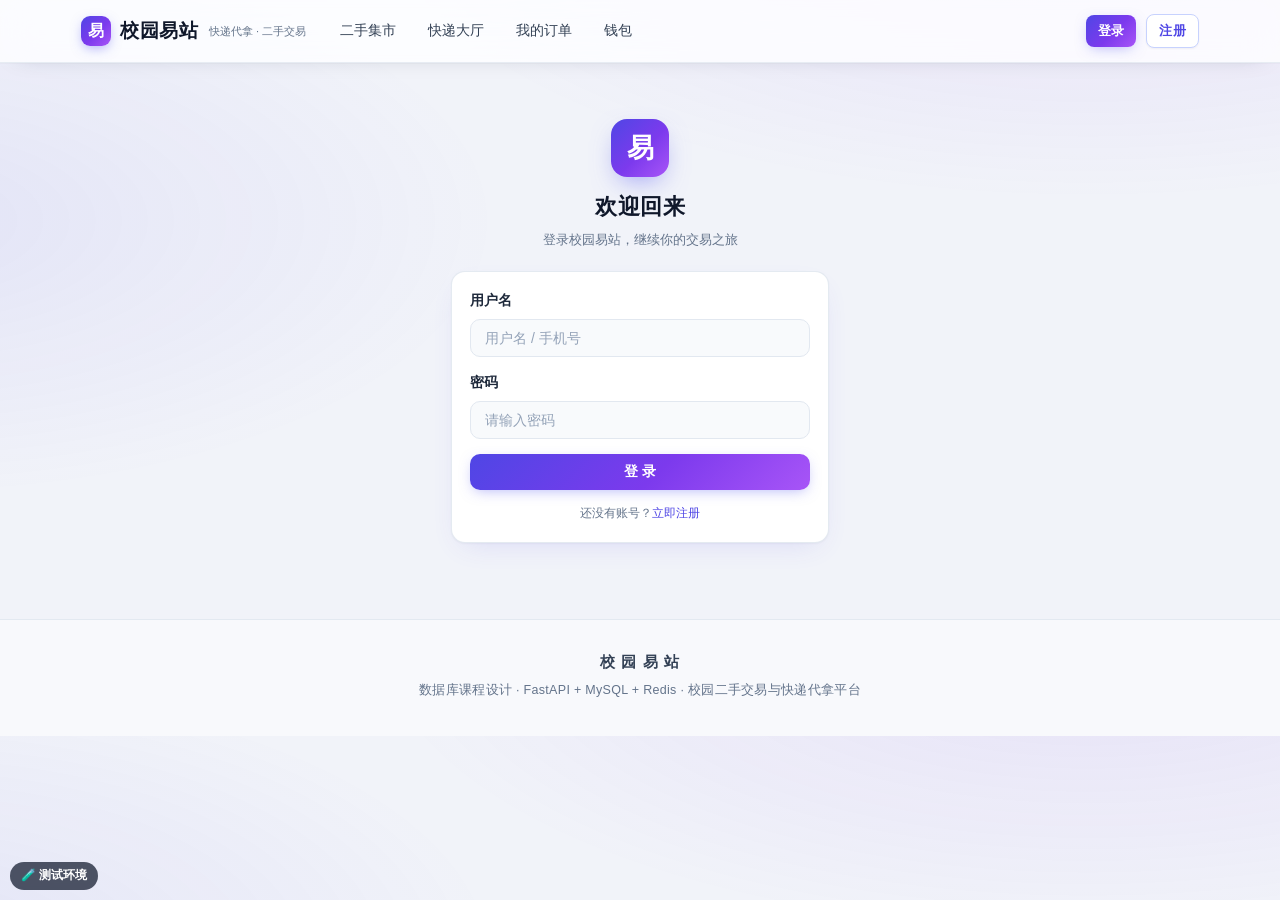
<file: frontend/admin.html>
<!DOCTYPE html>
<html lang="zh-CN">
<head>
<meta charset="UTF-8">
<meta name="viewport" content="width=device-width, initial-scale=1.0">
<title>管理后台 - 校园易站</title>
<link rel="stylesheet" href="css/style.css">
<link rel="icon" href="data:image/svg+xml,<svg xmlns='http://www.w3.org/2000/svg' viewBox='0 0 100 100'><text y='.9em' font-size='90'>易</text></svg>">
</head>
<body>
<div class="nav" id="nav"></div>
<div class="container">
  <h1 class="page-title">管理后台（仅管理员）</h1>
  <div class="msg" id="msg"></div>

  <div class="stats-row" id="stats"></div>

  <div class="card">
    <div class="flex-between">
      <h3>商品审核</h3>
      <div class="actions">
        <button class="btn btn-outline btn-sm" onclick="loadGoods(-1)">全部</button>
        <button class="btn btn-outline btn-sm" onclick="loadGoods(0)">待审核</button>
      </div>
    </div>
    <div id="goodsBox" style="margin-top:10px;"></div>
  </div>

  <div class="tabs" style="margin-top:6px;">
    <button class="active" onclick="switchSec('users')">用户管理</button>
    <button onclick="switchSec('orders')">订单总览</button>
    <button onclick="switchSec('ledger')">全平台流水</button>
    <button onclick="switchSec('rr')">充值审核</button>
    <button onclick="switchSec('wd')">提现审核</button>
    <button onclick="switchSec('pay')">收款设置</button>
  </div>
  <div id="sec-users"></div>
  <div id="sec-orders" style="display:none;"></div>
  <div id="sec-ledger" style="display:none;"></div>
  <div id="sec-rr" style="display:none;"></div>
  <div id="sec-wd" style="display:none;"></div>
  <div id="sec-pay" style="display:none;"></div>
</div>
<script src="js/common.js"></script>
<script>
async function init(){
  try{ await requireRole('admin'); }catch(e){ return; }
  loadStats();
  loadGoods(0);
  loadUsers(); loadOrders(); loadLedger();
  loadRR(); loadWD(); loadPay();
}
const RR_ST = {0:'待确认', 1:'已到账', 2:'已拒绝'};
const WD_ST = {0:'打款中', 1:'已打款', 2:'已拒绝退回'};
async function loadRR(){
  const rows = await api('/api/admin/recharge-requests?status=0');
  const box = document.getElementById('sec-rr');
  let h = '<div class="card"><h4 style="margin-bottom:8px;">待确认充值申请（用户已付款，核对收款记录后确认）</h4>';
  if(!rows.length){ h += '<div class="empty">暂无待确认申请</div>'; }
  else {
    h += '<table><tr><th>ID</th><th>用户</th><th>金额</th><th>申请时间</th><th>操作</th></tr>' +
      rows.map(x => '<tr><td>'+x.id+'</td><td>'+esc(x.username)+'('+esc(x.nickname||'')+')</td><td>'+money(x.amount)+'</td><td>'+fmtTime(x.created_at)+'</td>'
        + '<td class="actions"><button class="btn btn-sm" onclick="rrAct('+x.id+',\'approve\')">确认到账</button>'
        + '<button class="btn btn-danger btn-sm" onclick="rrAct('+x.id+',\'reject\')">拒绝</button></td></tr>').join('') + '</table>';
  }
  h += '</div>';
  box.innerHTML = h;
}
async function rrAct(rid, action){
  if(!confirm('确认操作？')) return;
  try{ const r = await api('/api/admin/recharge-requests/'+rid+'/'+action, {method:'POST'}); showMsg('msg', r.msg, true); loadRR(); loadUsers(); loadLedger(); }catch(e){ showMsg('msg', e.message, false); }
}
async function loadWD(){
  const rows = await api('/api/admin/withdraw-requests?status=0');
  const box = document.getElementById('sec-wd');
  let h = '<div class="card"><h4 style="margin-bottom:8px;">打款中的提现申请（款项已冻结，线下打款后确认）</h4>';
  if(!rows.length){ h += '<div class="empty">暂无提现申请</div>'; }
  else {
    h += '<table><tr><th>ID</th><th>用户</th><th>金额</th><th>流水号</th><th>申请时间</th><th>操作</th></tr>' +
      rows.map(x => '<tr><td>'+x.id+'</td><td>'+esc(x.username)+'('+esc(x.nickname||'')+')</td><td>'+money(x.amount)+'</td><td class="muted">'+esc(x.order_no||'-')+'</td><td>'+fmtTime(x.created_at)+'</td>'
        + '<td class="actions"><button class="btn btn-sm" onclick="wdAct('+x.id+',\'approve\')">已打款确认</button>'
        + '<button class="btn btn-danger btn-sm" onclick="wdAct('+x.id+',\'reject\')">拒绝退回</button></td></tr>').join('') + '</table>';
  }
  h += '</div>';
  box.innerHTML = h;
}
async function wdAct(wid, action){
  if(!confirm('确认操作？')) return;
  try{ const r = await api('/api/admin/withdraw-requests/'+wid+'/'+action, {method:'POST'}); showMsg('msg', r.msg, true); loadWD(); loadUsers(); loadLedger(); }catch(e){ showMsg('msg', e.message, false); }
}
async function loadPay(){
  const p = await api('/api/admin/pay-settings');
  const box = document.getElementById('sec-pay');
  box.innerHTML = '<div class="card"><h4 style="margin-bottom:8px;">收款方式设置（展示在用户钱包页）</h4>'
    + '<div class="form-row"><label>微信号</label><input id="pay_wechat" value="'+esc(p.pay_wechat||'')+'" style="max-width:320px;"></div>'
    + '<div class="form-row"><label>支付宝</label><input id="pay_alipay" value="'+esc(p.pay_alipay||'')+'" style="max-width:320px;"></div>'
    + '<div class="form-row"><label>说明</label><input id="pay_note" value="'+esc(p.pay_note||'')+'" placeholder="如：付款请备注用户名" style="max-width:420px;"></div>'
    + '<div class="form-row"><label>收款码</label><textarea id="pay_qr_b64" rows="3" style="width:420px;" placeholder="收款码图片的 base64（可选）">'+esc(p.pay_qr_b64||'')+'</textarea></div>'
    + '<button class="btn" onclick="savePay()">保存收款设置</button></div>';
}
async function savePay(){
  try{
    const r = await api('/api/admin/pay-settings', {method:'POST', body:{
      pay_wechat: document.getElementById('pay_wechat').value,
      pay_alipay: document.getElementById('pay_alipay').value,
      pay_note: document.getElementById('pay_note').value,
      pay_qr_b64: document.getElementById('pay_qr_b64').value}});
    showMsg('msg', r.msg, true);
  }catch(e){ showMsg('msg', e.message, false); }
}
async function loadStats(){
  const s = await api('/api/admin/stats');
  const box = document.getElementById('stats');
  box.innerHTML =
    '<div class="stat"><div class="num">'+s.users+'</div><div class="label">注册用户</div></div>'
    + '<div class="stat"><div class="num">'+s.goods+'</div><div class="label">在售商品</div></div>'
    + '<div class="stat"><div class="num">'+s.pending_goods+'</div><div class="label">待审核</div></div>'
    + '<div class="stat"><div class="num">'+s.waiting_parcels+'</div><div class="label">待接单快递</div></div>'
    + '<div class="stat"><div class="num">'+money(s.total_gmv)+'</div><div class="label">平台总流水</div></div>'
    + '<button class="btn btn-outline btn-sm" style="align-self:center;" onclick="refreshDaily()">刷新销售日报</button>';
}
async function refreshDaily(){
  try{ const r = await api('/api/admin/refresh-daily', {method:'POST'}); showMsg('msg', r.msg, true); loadStats(); }catch(e){ showMsg('msg', e.message, false); }
}
async function loadGoods(status){
  const rows = await api('/api/admin/goods?status='+status);
  const box = document.getElementById('goodsBox');
  if(!rows.length){ box.innerHTML = '<div class="empty">暂无商品</div>'; return; }
  box.innerHTML = '<table><tr><th>ID</th><th>标题</th><th>卖家</th><th>价格</th><th>状态</th><th>操作</th></tr>' +
    rows.map(g => '<tr><td>'+g.id+'</td><td><a href="goods_detail.html?id='+g.id+'">'+esc(g.title)+'</a></td>'
      + '<td>'+esc(g.seller_name)+'</td><td>'+money(g.price)+'</td><td>'+badge(g.status, STATUS_GOODS)+'</td>'
      + '<td class="actions">'
      + (g.status===0 ? '<button class="btn btn-sm" onclick="audit('+g.id+',\'approve\')">通过上架</button><button class="btn btn-danger btn-sm" onclick="audit('+g.id+',\'reject\')">拒绝</button>' : '')
      + (g.status===2 ? '<button class="btn btn-outline btn-sm" onclick="audit('+g.id+',\'restore\')">恢复上架</button>' : '')
      + (g.status===1 ? '<button class="btn btn-danger btn-sm" onclick="audit('+g.id+',\'reject\')">下架</button>' : '')
      + '</td></tr>').join('') + '</table>';
}
async function audit(gid, action){
  if(!confirm('确认操作？')) return;
  try{ await api('/api/admin/goods/'+gid+'/audit', {method:'POST', body:{action}}); showMsg('msg','操作成功', true); loadGoods(0); loadStats(); }catch(e){ showMsg('msg', e.message, false); }
}
async function loadUsers(){
  const rows = await api('/api/admin/users');
  const box = document.getElementById('sec-users');
  box.innerHTML = '<div class="card"><table><tr><th>ID</th><th>用户名</th><th>昵称</th><th>余额</th><th>角色</th><th>跑腿</th><th>状态</th><th>操作</th></tr>' +
    rows.map(u => '<tr><td>'+u.id+'</td><td>'+esc(u.username)+'</td><td>'+esc(u.nickname)+'</td><td>'+money(u.balance)+'</td>'
      + '<td>'+esc(u.roles||'')+'</td><td>'+(u.is_courier?'是':'否')+'</td>'
      + '<td>'+badge(u.status, {1:'正常',0:'禁用'})+'</td>'
      + '<td><button class="btn btn-'+(u.status===1?'danger':'outline')+' btn-sm" onclick="toggleUser('+u.id+')">'+(u.status===1?'禁用':'启用')+'</button></td></tr>').join('') + '</table></div>';
}
async function toggleUser(uid){
  if(!confirm('确认切换该用户状态？')) return;
  try{ await api('/api/admin/users/'+uid+'/toggle', {method:'POST'}); loadUsers(); }catch(e){ showMsg('msg', e.message, false); }
}
async function loadOrders(){
  const r = await api('/api/admin/orders');
  const box = document.getElementById('sec-orders');
  let h = '<div class="card"><h4 style="margin-bottom:8px;">商品订单</h4>';
  h += '<table><tr><th>订单号</th><th>买家</th><th>卖家</th><th>金额</th><th>状态</th><th>时间</th></tr>';
  h += (r.goods||[]).map(o => '<tr><td>'+o.order_no+'</td><td>#'+o.buyer_id+'</td><td>#'+o.seller_id+'</td><td>'+money(o.total_amount)+'</td><td>'+badge(o.status, STATUS_ORDER)+'</td><td>'+fmtTime(o.created_at)+'</td></tr>').join('');
  h += '</table></div><div class="card"><h4 style="margin-bottom:8px;">快递代拿</h4><table><tr><th>订单号</th><th>发布人</th><th>接单人</th><th>跑腿费</th><th>状态</th><th>时间</th></tr>';
  h += (r.parcels||[]).map(o => '<tr><td>'+o.order_no+'</td><td>#'+o.publisher_id+'</td><td>'+(o.courier_id?'#'+o.courier_id:'-')+'</td><td>'+money(o.total_amount)+'</td><td>'+badge(o.status, STATUS_PARCEL)+'</td><td>'+fmtTime(o.created_at)+'</td></tr>').join('');
  h += '</table></div>';
  box.innerHTML = h;
}
async function loadLedger(){
  const rows = await api('/api/admin/ledger');
  const box = document.getElementById('sec-ledger');
  box.innerHTML = '<div class="card"><table><tr><th>ID</th><th>用户</th><th>类型</th><th>订单号</th><th>金额</th><th>余额</th><th>时间</th><th>备注</th></tr>' +
    rows.map(t => '<tr><td>'+t.id+'</td><td>'+esc(t.nickname)+'</td><td>'+esc(BIZ_TYPE[t.biz_type]||t.biz_type)+'</td><td>'+esc(t.order_no||'-')+'</td>'
      + '<td class="'+(t.amount>=0?'text-ok':'text-danger')+'">'+(t.amount>=0?'+':'')+money(t.amount)+'</td>'
      + '<td>'+money(t.balance_after)+'</td><td>'+fmtTime(t.created_at)+'</td><td class="muted">'+esc(t.remark||'')+'</td></tr>').join('') + '</table></div>';
}
function switchSec(k){
  document.querySelectorAll('.tabs button').forEach(b=>b.classList.remove('active'));
  document.querySelectorAll('.tabs button')[['users','orders','ledger','rr','wd','pay'].indexOf(k)].classList.add('active');
  ['users','orders','ledger','rr','wd','pay'].forEach(x=>document.getElementById('sec-'+x).style.display = x===k?'block':'none');
  if(k==='rr') loadRR();
  if(k==='wd') loadWD();
}
renderNav('admin.html').then(init);
</script>
</body>
</html>
</file>
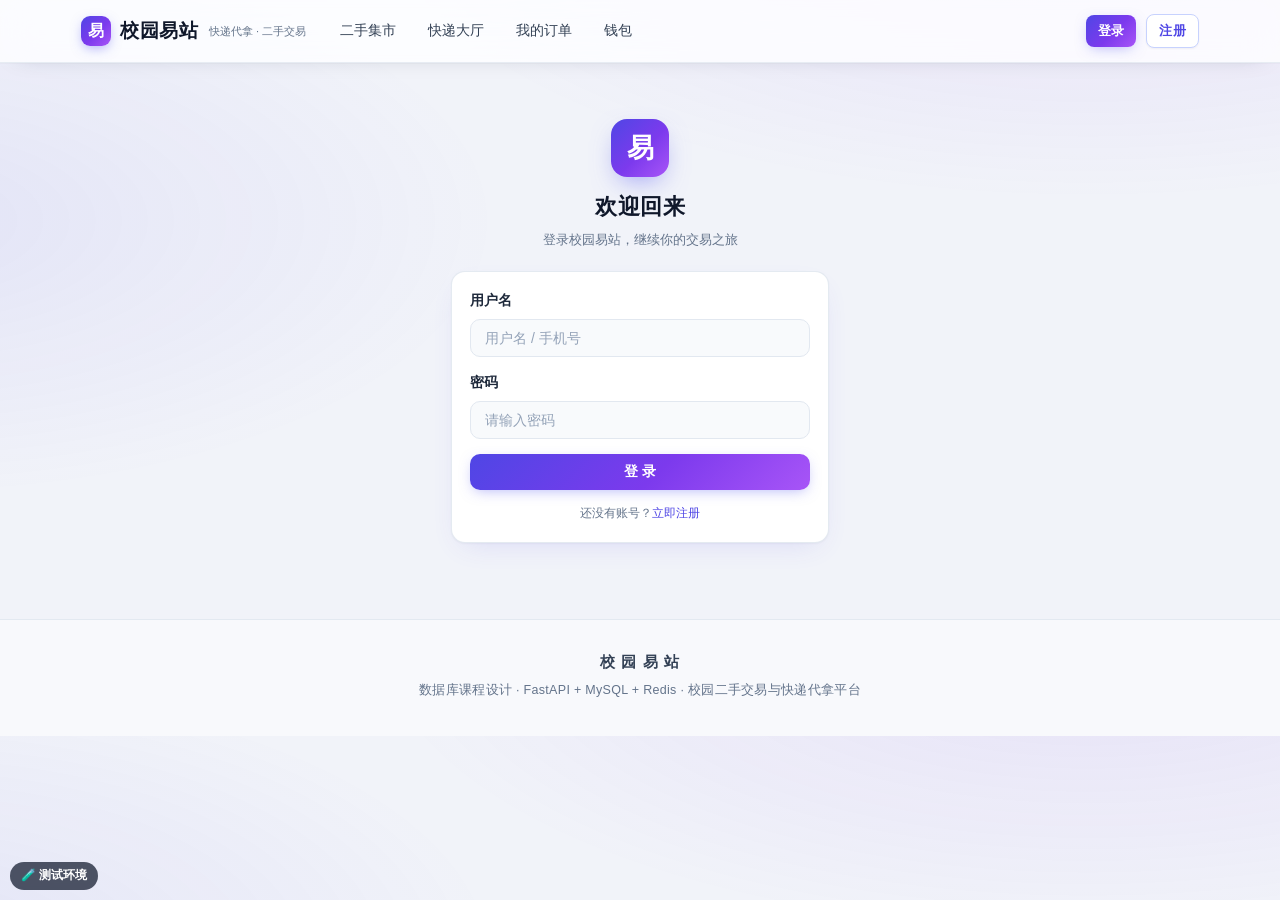
<file: frontend/login.html>
<!DOCTYPE html>
<html lang="zh-CN">
<head>
<meta charset="UTF-8">
<meta name="viewport" content="width=device-width, initial-scale=1.0">
<title>登录 - 校园易站</title>
<link rel="stylesheet" href="css/style.css">
<link rel="icon" href="data:image/svg+xml,<svg xmlns='http://www.w3.org/2000/svg' viewBox='0 0 100 100'><text y='.9em' font-size='90'>易</text></svg>">
</head>
<body>
<div class="nav" id="nav"></div>
<div class="container auth-wrap">
  <div class="auth-head">
    <div class="auth-logo">易</div>
    <h2>欢迎回来</h2>
    <p>登录校园易站，继续你的交易之旅</p>
  </div>
  <div class="card">
    <div class="msg" id="msg"></div>
    <div class="form-row"><label>用户名</label><input id="username" placeholder="用户名 / 手机号"></div>
    <div class="form-row"><label>密码</label><input id="password" type="password" placeholder="请输入密码"></div>
    <button class="btn" style="width:100%;" onclick="doLogin()">登 录</button>
    <div style="margin-top:14px;text-align:center;" class="muted">
      还没有账号？<a href="register.html">立即注册</a>
    </div>
  </div>
</div>
<script src="js/common.js"></script>
<script>
async function doLogin(){
  const username = document.getElementById('username').value.trim();
  const password = document.getElementById('password').value;
  if(!username || !password){ showMsg('msg','请输入用户名和密码', false); return; }
  try {
    const res = await fetch('/api/auth/login', {
      method:'POST',
      headers:{'Content-Type':'application/json'},
      body:JSON.stringify({username, password})
    });
    const r = await res.json();
    if (!res.ok) throw new Error(r.detail || ('请求失败(' + res.status + ')'));
    setToken(r.token); localStorage.setItem('user', JSON.stringify(r.user));
    location.href = 'index.html';
  } catch(e){ showMsg('msg', e.message, false); }
}
document.getElementById('password').addEventListener('keydown', e => { if(e.key==='Enter') doLogin(); });
renderNav('login.html');
</script>
</body>
</html>
</file>
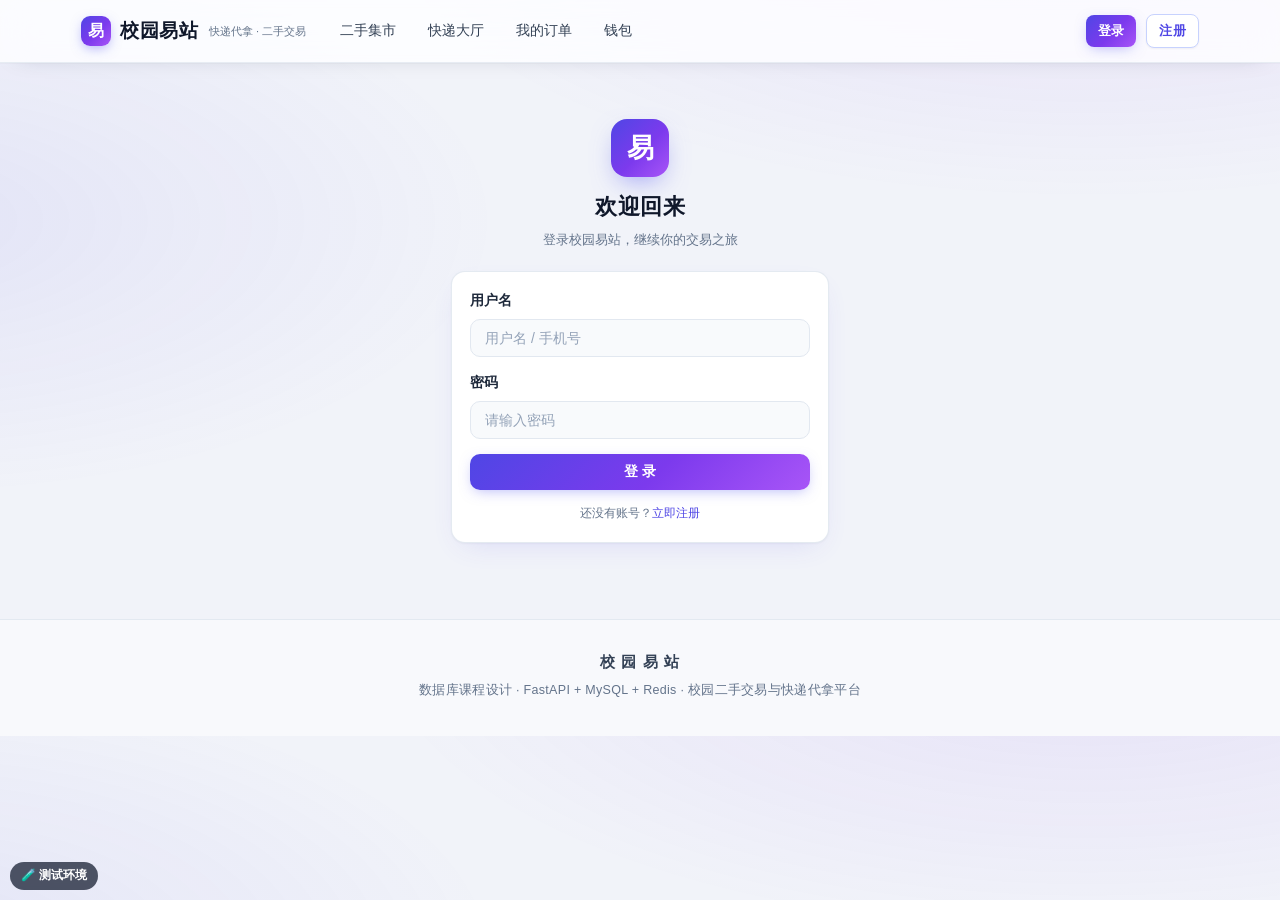
<file: frontend/my_orders.html>
<!DOCTYPE html>
<html lang="zh-CN">
<head>
<meta charset="UTF-8">
<meta name="viewport" content="width=device-width, initial-scale=1.0">
<title>我的订单 - 校园易站</title>
<link rel="stylesheet" href="css/style.css">
<link rel="icon" href="data:image/svg+xml,<svg xmlns='http://www.w3.org/2000/svg' viewBox='0 0 100 100'><text y='.9em' font-size='90'>易</text></svg>">
</head>
<body>
<div class="nav" id="nav"></div>
<div class="container">
  <h1 class="page-title">我的订单</h1>
  <div class="tabs">
    <button class="active" data-tab="goods" onclick="switchTab('goods')">商品订单（我是买家）</button>
    <button data-tab="sold" onclick="switchTab('sold')">商品订单（我是卖家）</button>
    <button data-tab="parcel" onclick="switchTab('parcel')">我的代拿</button>
  </div>
  <div class="msg" id="msg"></div>
  <div id="tab-goods"></div>
  <div id="tab-sold" style="display:none;"></div>
  <div id="tab-parcel" style="display:none;"></div>
</div>
<script src="js/common.js"></script>
<script>
function switchTab(t){
  document.querySelectorAll('.tabs button').forEach(b=>b.classList.remove('active'));
  document.querySelector('[data-tab="'+t+'"]').classList.add('active');
  ['goods','sold','parcel'].forEach(k=>document.getElementById('tab-'+k).style.display = k===t?'block':'none');
  if(t==='goods') loadGoodsOrders('buyer','tab-goods');
  if(t==='sold') loadGoodsOrders('seller','tab-sold');
  if(t==='parcel') loadParcels();
}
async function init(){
  try{ await requireLogin(); }catch(e){ return; }
  loadGoodsOrders('buyer','tab-goods');
}
async function loadGoodsOrders(role, elId){
  const rows = await api('/api/orders?role='+role);
  const box = document.getElementById(elId);
  if(!rows.length){ box.innerHTML = '<div class="card empty">暂无订单</div>'; return; }
  box.innerHTML = '<div class="card" style="padding:0;"><table><tr><th>订单号</th><th>商品</th><th>'+(role==='seller'?'买家':'卖家')+'</th><th>金额</th><th>状态</th><th>时间</th><th>操作</th></tr>' +
    rows.map(o => '<tr><td>'+o.order_no+'</td>'
      + '<td><a href="goods_detail.html?id='+o.goods_id+'">'+esc(o.goods_title)+'</a> ×'+o.quantity+'</td>'
      + '<td>'+esc(role==='seller'?o.buyer_name:o.seller_name)+'</td>'
      + '<td>'+money(o.total_amount)+'</td><td>'+badge(o.status, STATUS_ORDER)+'</td>'
      + '<td>'+fmtTime(o.created_at)+'</td>'
      + '<td>'
      + (role==='buyer' && o.status===1 ? '<button class="btn btn-sm" onclick="complete('+o.id+')">确认收货</button> <button class="btn btn-danger btn-sm" onclick="cancel('+o.id+')">取消退款</button>' : '')
      + (role==='buyer' && o.status===3 ? '<button class="btn btn-outline btn-sm" onclick="review('+o.id+')">评价</button>' : '')
      + '</td></tr>').join('') + '</table></div>';
}
async function loadParcels(){
  const rows = await api('/api/parcels/mine');
  const box = document.getElementById('tab-parcel');
  if(!rows.length){ box.innerHTML = '<div class="card empty">暂无代拿订单</div>'; return; }
  box.innerHTML = '<div class="card" style="padding:0;"><table><tr><th>订单号</th><th>取件点</th><th>送达地址</th><th>跑腿费</th><th>状态</th><th>接单人</th><th>操作</th></tr>' +
    rows.map(p => '<tr><td>'+p.order_no+'</td><td>'+esc(p.point_name)+'</td><td>'+esc(p.deliver_address)+'</td>'
      + '<td>'+money(p.fee)+'</td><td>'+badge(p.status, STATUS_PARCEL)+'</td><td>'+esc(p.courier_name)+'</td>'
      + '<td>'+(p.status===0?'<button class="btn btn-danger btn-sm" onclick="cancelP('+p.id+')">取消</button>':'')
      + (p.status===3?'<button class="btn btn-outline btn-sm" onclick="reviewP('+p.id+')">评价</button>':'')+'</td></tr>').join('') + '</table></div>';
}
async function complete(oid){
  try{ await api('/api/orders/'+oid+'/complete', {method:'POST'}); showMsg('msg','已确认收货，货款已结算给卖家', true); switchTab('goods'); }catch(e){ showMsg('msg', e.message, false); }
}
async function cancel(oid){
  if(!confirm('确认取消订单？款项将退回余额，库存回补。')) return;
  try{ await api('/api/orders/'+oid+'/cancel', {method:'POST'}); showMsg('msg','已取消退款', true); switchTab('goods'); }catch(e){ showMsg('msg', e.message, false); }
}
async function cancelP(oid){
  if(!confirm('确认取消该代拿？')) return;
  try{ await api('/api/parcels/'+oid+'/cancel', {method:'POST'}); showMsg('msg','已取消', true); switchTab('parcel'); }catch(e){ showMsg('msg', e.message, false); }
}
function review(oid){
  const content = prompt('给本次交易打分（1-5分，输入数字）：','5');
  if(content===null) return;
  submitReview(0, oid, parseInt(content)||5, '');
}
function reviewP(oid){
  const content = prompt('给跑腿者打分（1-5分，输入数字）：','5');
  if(content===null) return;
  submitReview(1, oid, parseInt(content)||5, '');
}
async function submitReview(biz, oid, rating){
  try{
    await api('/api/reviews', {method:'POST', body:{biz_type:biz, order_id:oid, rating, content:''}});
    showMsg('msg','评价成功', true);
  }catch(e){ showMsg('msg', e.message, false); }
}
renderNav('my_orders.html').then(init);
</script>
</body>
</html>
</file>
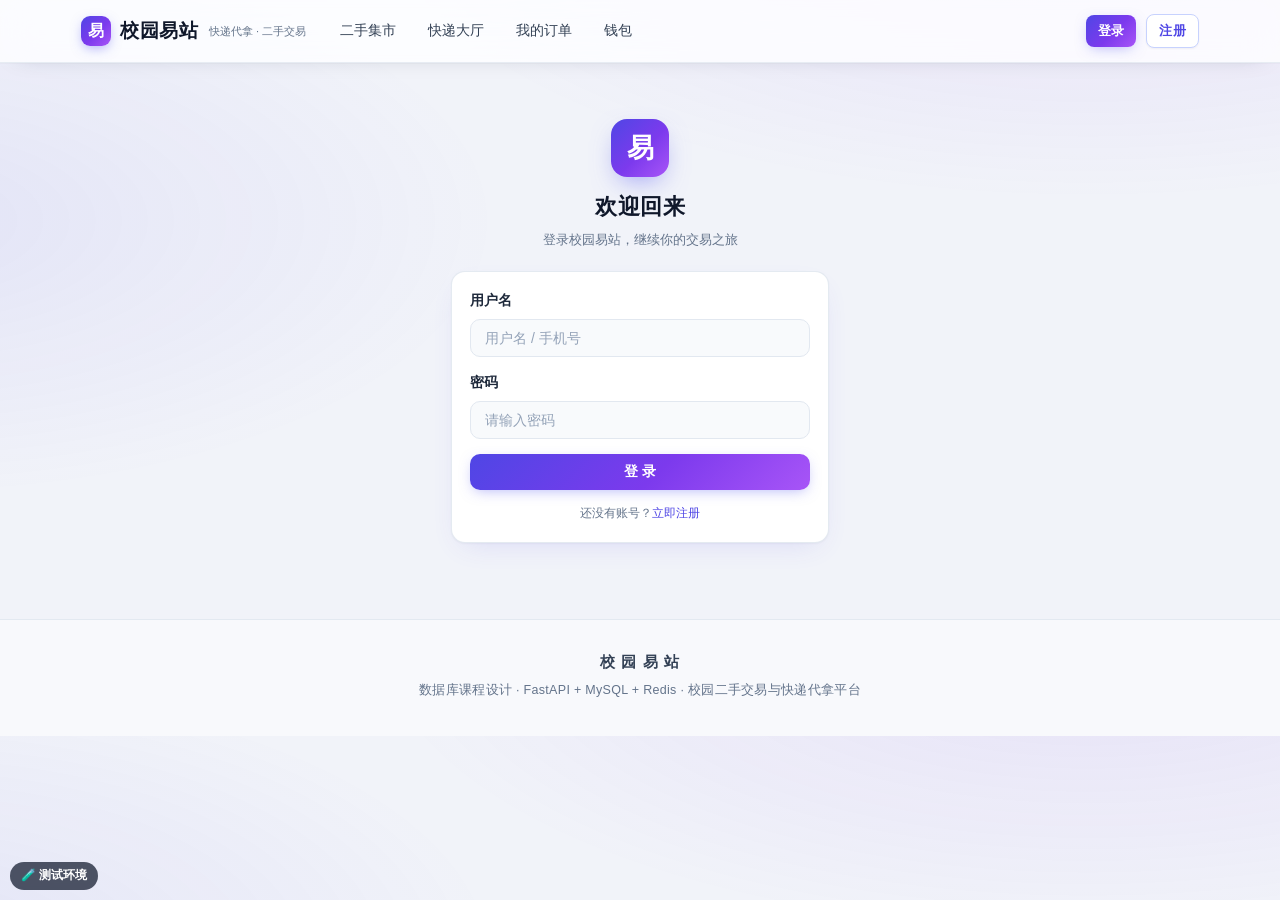
<file: frontend/publish_goods.html>
<!DOCTYPE html>
<html lang="zh-CN">
<head>
<meta charset="UTF-8">
<meta name="viewport" content="width=device-width, initial-scale=1.0">
<title>发布商品 - 校园易站</title>
<link rel="stylesheet" href="css/style.css">
<link rel="icon" href="data:image/svg+xml,<svg xmlns='http://www.w3.org/2000/svg' viewBox='0 0 100 100'><text y='.9em' font-size='90'>易</text></svg>">
</head>
<body>
<div class="nav" id="nav"></div>
<div class="container" style="max-width:640px;">
  <div class="card">
    <h2 class="page-title">发布闲置</h2>
    <div class="msg" id="msg"></div>
    <div class="form-row"><label>标题</label><input id="title" maxlength="100" placeholder="如：九成新山地自行车"></div>
    <div class="grid grid-2">
      <div class="form-row"><label>分类</label><select id="cat"></select></div>
      <div class="form-row"><label>价格（元）</label><input id="price" type="number" min="0.01" step="0.01" placeholder="19.90"></div>
    </div>
    <div class="form-row"><label>库存数量</label><input id="stock" type="number" min="1" value="1"></div>
    <div class="form-row"><label>描述</label><textarea id="desc" placeholder="成色、入手渠道、交易方式…"></textarea></div>
    <div class="form-row"><label>封面图URL（选填）</label><input id="cover" placeholder="https://…"></div>
    <button class="btn" onclick="submitGoods()">提交审核</button>
    <span class="muted" style="margin-left:10px;">新商品需管理员审核后上架（RBAC 商品审核权限）</span>
  </div>
  <div class="card">
    <h3>我发布的商品</h3>
    <div id="mine"></div>
  </div>
</div>
<script src="js/common.js"></script>
<script>
async function init(){
  let me;
  try{ me = await requireLogin(); }catch(e){ return; }
  // 未开通卖家权限 → 引导开通
  const hasSeller = hasRole(me, 'seller');
  if(!hasSeller){
    if(confirm('开通卖家权限后才能发布商品，是否立即开通？')){
      await api('/api/auth/become-seller', {method:'POST'});
      showMsg('msg', '已开通卖家权限', true);
    } else { location.href='index.html'; return; }
  }
  const cats = await api('/api/goods/categories');
  const sel = document.getElementById('cat');
  cats.forEach(c => { const o=document.createElement('option'); o.value=c.id; o.textContent=c.name; sel.appendChild(o); });
  loadMine();
}
async function submitGoods(){
  try{
    const body = {
      title: document.getElementById('title').value.trim(),
      category_id: parseInt(document.getElementById('cat').value)||0,
      price: parseFloat(document.getElementById('price').value),
      stock: parseInt(document.getElementById('stock').value)||1,
      description: document.getElementById('desc').value.trim(),
      cover: document.getElementById('cover').value.trim(),
    };
    if(!body.title){ showMsg('msg','请填写标题', false); return; }
    if(!(body.price>0)){ showMsg('msg','请填写正确的价格', false); return; }
    const r = await api('/api/goods', {method:'POST', body});
    showMsg('msg', r.msg, true);
    ['title','price','desc','cover'].forEach(id=>document.getElementById(id).value='');
    loadMine();
  }catch(e){ showMsg('msg', e.message, false); }
}
async function loadMine(){
  const rows = await api('/api/goods/mine');
  const box = document.getElementById('mine');
  if(!rows.length){ box.innerHTML = '<div class="empty">还没有发布过商品</div>'; return; }
  box.innerHTML = '<table><tr><th>ID</th><th>标题</th><th>价格</th><th>状态</th><th>操作</th></tr>' +
    rows.map(g => '<tr><td>'+g.id+'</td><td><a href="goods_detail.html?id='+g.id+'">'+esc(g.title)+'</a></td>'
      + '<td>'+money(g.price)+'</td><td>'+badge(g.status, STATUS_GOODS)+'</td>'
      + '<td>'+(g.status===1?'<button class="btn btn-danger btn-sm" onclick="down('+g.id+')">下架</button>':'')+'</td></tr>').join('') + '</table>';
}
async function down(gid){
  if(!confirm('确认下架该商品？')) return;
  try{ await api('/api/goods/'+gid+'/down', {method:'POST'}); loadMine(); }catch(e){ alert(e.message); }
}
renderNav('publish_goods.html').then(init);
</script>
</body>
</html>
</file>
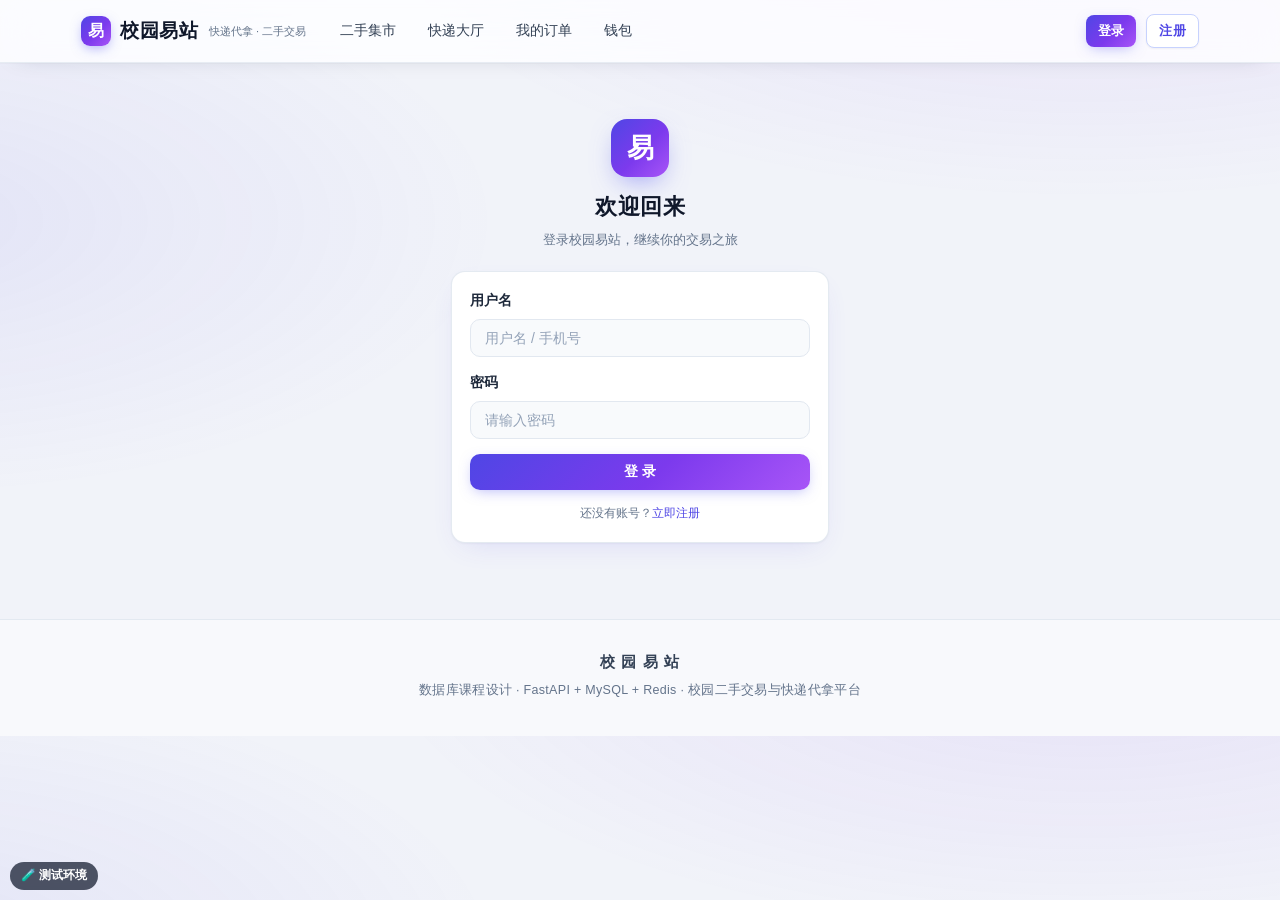
<file: frontend/publish_parcel.html>
<!DOCTYPE html>
<html lang="zh-CN">
<head>
<meta charset="UTF-8">
<meta name="viewport" content="width=device-width, initial-scale=1.0">
<title>发布代拿 - 校园易站</title>
<link rel="stylesheet" href="css/style.css">
<link rel="icon" href="data:image/svg+xml,<svg xmlns='http://www.w3.org/2000/svg' viewBox='0 0 100 100'><text y='.9em' font-size='90'>易</text></svg>">
</head>
<body>
<div class="nav" id="nav"></div>
<div class="container" style="max-width:640px;">
  <div class="card">
    <h2 class="page-title">发布快递代拿</h2>
    <div class="msg" id="msg"></div>
    <div class="form-row"><label>取件点</label><select id="point"></select></div>
    <div class="grid grid-2">
      <div class="form-row"><label>快递公司</label><input id="company" placeholder="中通/顺丰/圆通…"></div>
      <div class="form-row"><label>快递单号</label><input id="expressNo" placeholder="选填"></div>
    </div>
    <div class="form-row"><label>取件码（加密存储，接单后跑腿者可见）</label><input id="pickupCode" placeholder="如：A1B2C3"></div>
    <div class="form-row"><label>送达地址</label><input id="address" placeholder="如：3号宿舍楼502"></div>
    <div class="grid grid-2">
      <div class="form-row"><label>收件联系人</label><input id="contact" placeholder="选填"></div>
      <div class="form-row"><label>收件手机（加密存储）</label><input id="phone" placeholder="选填"></div>
    </div>
    <div class="form-row"><label>跑腿费（元）</label><input id="fee" type="number" value="3.00" min="0.5" step="0.5"></div>
    <div class="form-row"><label>备注</label><input id="remark" placeholder="选填，如：尽快取，冰鲜"></div>
    <button class="btn" onclick="submit()">发布（余额支付跑腿费）</button>
    <span class="muted" style="margin-left:10px;">余额：<span id="balance">-</span></span>
  </div>
  <div class="card">
    <h3 style="margin-bottom:12px;">我发布的代拿</h3>
    <div id="mine"></div>
  </div>
</div>
<script src="js/common.js"></script>
<script>
async function init(){
  try{ await requireLogin(); }catch(e){ return; }
  const me = await loadUser();
  document.getElementById('balance').textContent = money(me.balance);
  const pts = await api('/api/parcels/points');
  const sel = document.getElementById('point');
  pts.forEach(p => { const o=document.createElement('option'); o.value=p.id; o.textContent=p.name+'（'+p.address+'）'; sel.appendChild(o); });
  loadMine();
}
async function submit(){
  try{
    const body = {
      point_id: parseInt(document.getElementById('point').value)||0,
      express_company: document.getElementById('company').value.trim(),
      express_no: document.getElementById('expressNo').value.trim(),
      pickup_code: document.getElementById('pickupCode').value.trim(),
      deliver_address: document.getElementById('address').value.trim(),
      deliver_contact: document.getElementById('contact').value.trim(),
      deliver_phone: document.getElementById('phone').value.trim(),
      fee: parseFloat(document.getElementById('fee').value),
      remark: document.getElementById('remark').value.trim(),
    };
    if(!body.deliver_address){ showMsg('msg','请填写送达地址', false); return; }
    if(!(body.fee>0)){ showMsg('msg','跑腿费必须大于0', false); return; }
    const r = await api('/api/parcels', {method:'POST', body});
    showMsg('msg', r.msg + '（订单号 ' + r.order_no + '）', true);
    await loadUser();
    document.getElementById('balance').textContent = money(CURRENT_USER.balance);
    loadMine();
  }catch(e){ showMsg('msg', e.message, false); }
}
async function loadMine(){
  const rows = await api('/api/parcels/mine');
  const box = document.getElementById('mine');
  if(!rows.length){ box.innerHTML = '<div class="empty">还没有发布过代拿需求</div>'; return; }
  box.innerHTML = '<table><tr><th>订单号</th><th>取件点</th><th>送达地址</th><th>跑腿费</th><th>状态</th><th>接单人</th><th>操作</th></tr>' +
    rows.map(p => '<tr><td>'+p.order_no+'</td><td>'+esc(p.point_name)+'</td><td>'+esc(p.deliver_address)+'</td>'
      + '<td>'+money(p.fee)+'</td><td>'+badge(p.status, STATUS_PARCEL)+'</td><td>'+esc(p.courier_name)+'</td>'
      + '<td>'+(p.status===0 ? '<button class="btn btn-danger btn-sm" onclick="cancel('+p.id+')">取消</button>' : '')+'</td></tr>').join('') + '</table>';
}
async function cancel(oid){
  if(!confirm('确认取消该代拿？跑腿费将退回余额。')) return;
  try{
    await api('/api/parcels/'+oid+'/cancel', {method:'POST'});
    showMsg('msg','已取消，跑腿费已退回', true);
    loadMine();
  }catch(e){ showMsg('msg', e.message, false); }
}
renderNav('publish_parcel.html').then(init);
</script>
</body>
</html>
</file>
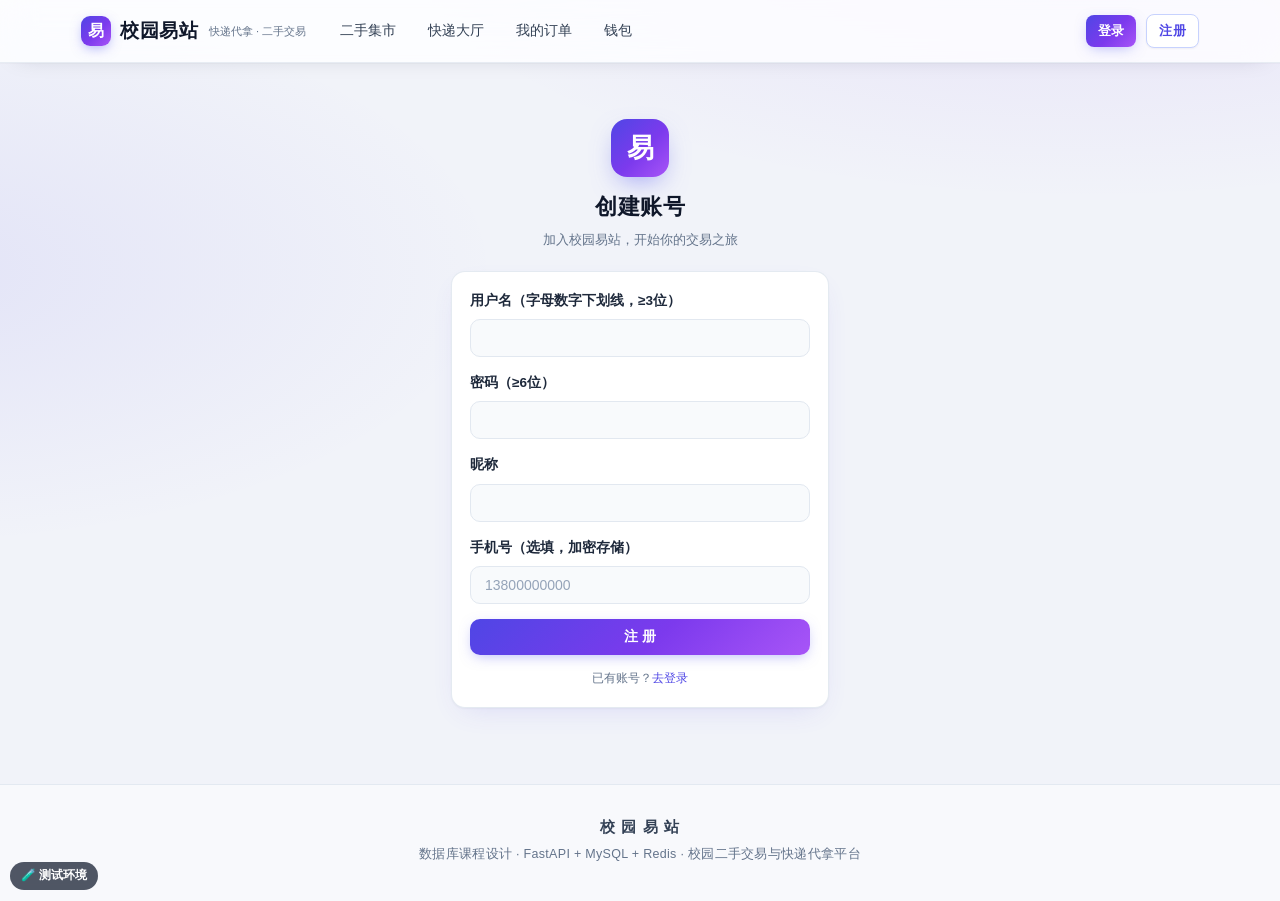
<file: frontend/register.html>
<!DOCTYPE html>
<html lang="zh-CN">
<head>
<meta charset="UTF-8">
<meta name="viewport" content="width=device-width, initial-scale=1.0">
<title>注册 - 校园易站</title>
<link rel="stylesheet" href="css/style.css">
<link rel="icon" href="data:image/svg+xml,<svg xmlns='http://www.w3.org/2000/svg' viewBox='0 0 100 100'><text y='.9em' font-size='90'>易</text></svg>">
</head>
<body>
<div class="nav" id="nav"></div>
<div class="container auth-wrap">
  <div class="auth-head">
    <div class="auth-logo">易</div>
    <h2>创建账号</h2>
    <p>加入校园易站，开始你的交易之旅</p>
  </div>
  <div class="card">
    <div class="msg" id="msg"></div>
    <div class="form-row"><label>用户名（字母数字下划线，≥3位）</label><input id="username"></div>
    <div class="form-row"><label>密码（≥6位）</label><input id="password" type="password"></div>
    <div class="form-row"><label>昵称</label><input id="nickname"></div>
    <div class="form-row"><label>手机号（选填，加密存储）</label><input id="phone" placeholder="13800000000"></div>
    <button class="btn" style="width:100%;" onclick="doReg()">注 册</button>
    <div style="margin-top:14px;text-align:center;" class="muted">
      已有账号？<a href="login.html">去登录</a>
    </div>
  </div>
</div>
<script src="js/common.js"></script>
<script>
async function doReg(){
  const username = document.getElementById('username').value.trim();
  const password = document.getElementById('password').value;
  const nickname = document.getElementById('nickname').value.trim();
  const phone = document.getElementById('phone').value.trim();
  if(!username || !password || !nickname){ showMsg('msg','请填写完整', false); return; }
  try {
    const r = await api('/api/auth/register', {method:'POST', body:{username, password, nickname, phone}});
    setToken(r.token); localStorage.setItem('user', JSON.stringify(r.user));
    location.href = 'index.html';
  } catch(e){ showMsg('msg', e.message, false); }
}
renderNav('register.html');
document.getElementById('password').addEventListener('keydown', e => { if(e.key==='Enter') doReg(); });
</script>
</body>
</html>
</file>
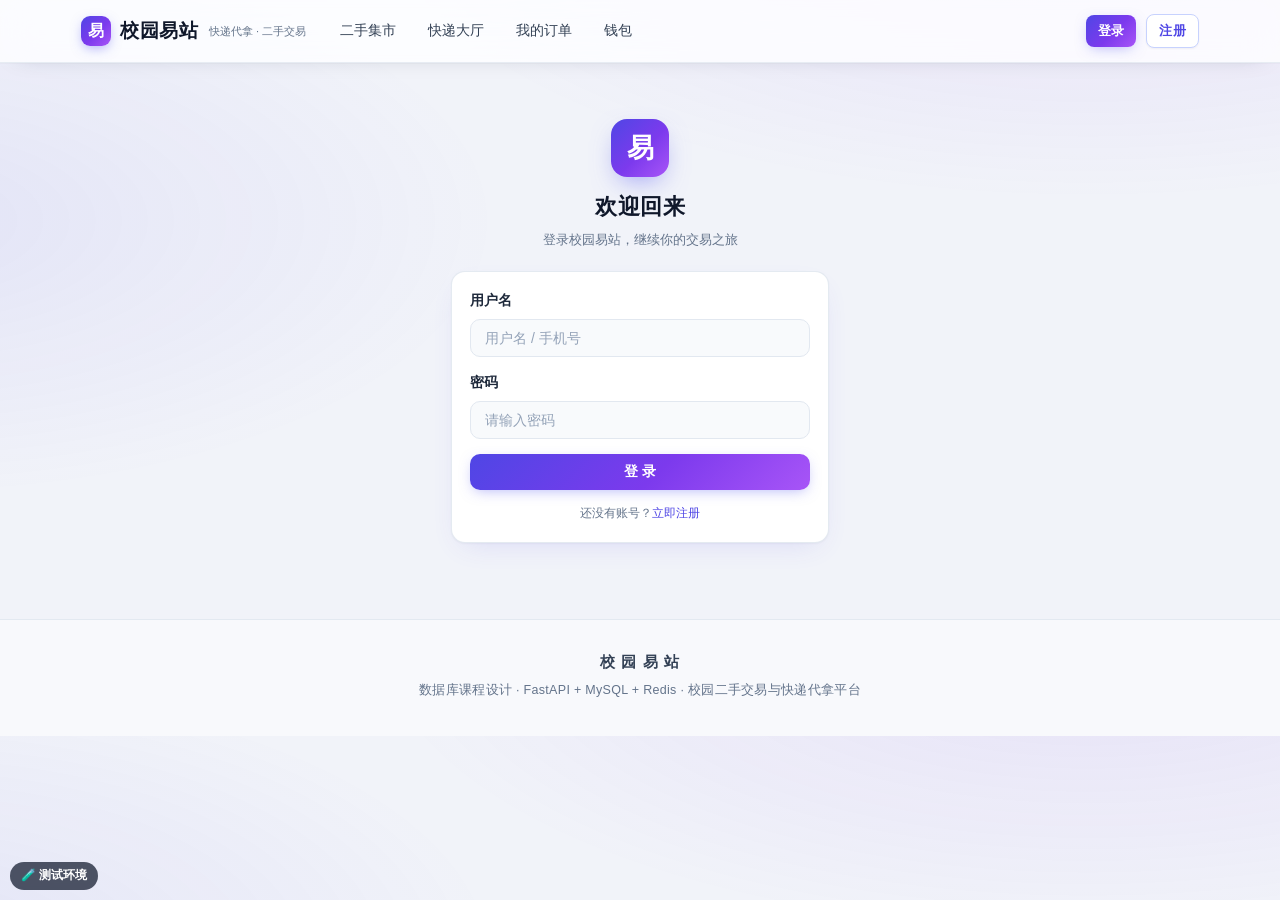
<file: frontend/wallet.html>
<!DOCTYPE html>
<html lang="zh-CN">
<head>
<meta charset="UTF-8">
<meta name="viewport" content="width=device-width, initial-scale=1.0">
<title>我的钱包 - 校园易站</title>
<link rel="stylesheet" href="css/style.css">
<link rel="icon" href="data:image/svg+xml,<svg xmlns='http://www.w3.org/2000/svg' viewBox='0 0 100 100'><text y='.9em' font-size='90'>易</text></svg>">
</head>
<body>
<div class="nav" id="nav"></div>
<div class="container" style="max-width:860px;">
  <h1 class="page-title">我的钱包</h1>
  <div class="wallet-hero">
    <div class="wh-label">账户余额（元）</div>
    <div class="wh-num" id="balance">¥0.00</div>
    <div class="wh-chips"><span>💰 充值秒到</span><span>🧾 流水可溯</span><span>🔒 冻结保护</span></div>
  </div>
  <div class="card">
    <h3 style="margin-bottom:10px;">余额充值</h3>
    <div id="payinfo"></div>
    <div class="msg" id="rmsg"></div>
    <div class="flex-between">
      <input id="ramount" type="number" min="1" step="0.01" placeholder="充值金额（元）" style="max-width:260px;">
      <button class="btn" onclick="reqRecharge()">提交充值申请</button>
    </div>
    <div class="muted" style="margin-top:8px;">按上方收款方式付款后提交申请，管理员确认到账后余额自动增加</div>
    <div id="myrr" style="margin-top:10px;"></div>
  </div>
  <div class="card">
    <h3 style="margin-bottom:10px;">提现（管理员打款）</h3>
    <div class="msg" id="wmsg"></div>
    <div class="flex-between">
      <input id="wamount" type="number" min="1" step="0.01" placeholder="提现金额（元）" style="max-width:260px;">
      <button class="btn" onclick="reqWithdraw()">申请提现</button>
    </div>
    <div class="muted" style="margin-top:8px;">提交后金额立即冻结；管理员打款后完成，若被拒绝将自动退回余额</div>
    <div id="mywd" style="margin-top:10px;"></div>
  </div>
  <div class="card">
    <h3 style="margin-bottom:10px;">修改密码</h3>
    <div class="msg" id="pwdmsg"></div>
    <div class="flex-between" style="flex-wrap:wrap;gap:8px;">
      <input id="oldpwd" type="password" placeholder="原密码" style="max-width:200px;">
      <input id="newpwd" type="password" placeholder="新密码（至少6位）" style="max-width:200px;">
      <input id="newpwd2" type="password" placeholder="确认新密码" style="max-width:200px;">
      <button class="btn" onclick="changePwd()">修改密码</button>
    </div>
  </div>
  <div class="card">
    <h3 style="margin-bottom:10px;">资金流水（跑流水 · 每笔都有记录）</h3>
    <div id="tx"></div>
  </div>
</div>
<script src="js/common.js"></script>
<script>
const TX = {0:'充值',1:'商品消费',2:'快递消费',3:'代拿收入',4:'商品收入',5:'退款',6:'提现'};
const RR_ST = {0:'待确认', 1:'已到账', 2:'已拒绝'};
const WD_ST = {0:'打款中', 1:'已打款', 2:'已拒绝退回'};
async function init(){
  try{ await requireLogin(); }catch(e){ return; }
  const w = await api('/api/wallet');
  document.getElementById('balance').textContent = money(w.balance);
  renderTx(w.recent);
  loadPayInfo(); loadMyRR(); loadMyWD();
}
async function loadPayInfo(){
  try{
    const p = await api('/api/wallet/pay-info');
    let h = '';
    if(p.pay_qr_b64) h += '<img src="data:image/png;base64,'+p.pay_qr_b64+'" style="max-width:180px;display:block;margin-bottom:8px;border:1px solid var(--border);">';
    if(p.pay_wechat) h += '<div>微信号：<b>'+esc(p.pay_wechat)+'</b></div>';
    if(p.pay_alipay) h += '<div>支付宝：<b>'+esc(p.pay_alipay)+'</b></div>';
    if(p.pay_note) h += '<div class="muted" style="margin-top:4px;">'+esc(p.pay_note)+'</div>';
    if(!h) h = '<div class="muted">管理员尚未设置收款方式，请联系管理员</div>';
    document.getElementById('payinfo').innerHTML = h;
  }catch(e){ document.getElementById('payinfo').innerHTML = '<div class="muted">收款信息加载失败</div>'; }
}
async function reqRecharge(){
  try{
    const amount = parseFloat(document.getElementById('ramount').value);
    if(!(amount>0)){ showMsg('rmsg','请输入正确的金额', false); return; }
    const r = await api('/api/wallet/recharge-request', {method:'POST', body:{amount}});
    showMsg('rmsg', r.msg, true);
    document.getElementById('ramount').value = '';
    loadMyRR();
  }catch(e){ showMsg('rmsg', e.message, false); }
}
async function loadMyRR(){
  try{
    const rows = await api('/api/wallet/recharge-requests');
    const box = document.getElementById('myrr');
    if(!rows.length){ box.innerHTML = '<div class="muted">暂无充值申请</div>'; return; }
    box.innerHTML = '<table><tr><th>时间</th><th>金额</th><th>状态</th></tr>' +
      rows.map(x => '<tr><td>'+fmtTime(x.created_at)+'</td><td>'+money(x.amount)+'</td>'
        + '<td>'+badge(x.status, RR_ST)+'</td></tr>').join('') + '</table>';
  }catch(e){}
}
async function reqWithdraw(){
  try{
    const amount = parseFloat(document.getElementById('wamount').value);
    if(!(amount>0)){ showMsg('wmsg','请输入正确的金额', false); return; }
    const r = await api('/api/wallet/withdraw-request', {method:'POST', body:{amount}});
    showMsg('wmsg', r.msg, true);
    document.getElementById('wamount').value = '';
    loadMyWD(); init();
  }catch(e){ showMsg('wmsg', e.message, false); }
}
async function loadMyWD(){
  try{
    const rows = await api('/api/wallet/withdraw-requests');
    const box = document.getElementById('mywd');
    if(!rows.length){ box.innerHTML = '<div class="muted">暂无提现申请</div>'; return; }
    box.innerHTML = '<table><tr><th>时间</th><th>金额</th><th>状态</th></tr>' +
      rows.map(x => '<tr><td>'+fmtTime(x.created_at)+'</td><td>'+money(x.amount)+'</td>'
        + '<td>'+badge(x.status, WD_ST)+'</td></tr>').join('') + '</table>';
  }catch(e){}
}
async function changePwd(){
  try{
    const o = document.getElementById('oldpwd').value;
    const n = document.getElementById('newpwd').value;
    const n2 = document.getElementById('newpwd2').value;
    if(!o || n.length<6){ showMsg('pwdmsg','新密码至少 6 位', false); return; }
    if(n!==n2){ showMsg('pwdmsg','两次输入的新密码不一致', false); return; }
    const r = await api('/api/auth/password', {method:'POST', body:{old:o, new:n}});
    showMsg('pwdmsg', r.msg || '密码已修改', true);
    document.getElementById('oldpwd').value = '';
    document.getElementById('newpwd').value = '';
    document.getElementById('newpwd2').value = '';
  }catch(e){ showMsg('pwdmsg', e.message, false); }
}
function renderTx(rows){
  const box = document.getElementById('tx');
  if(!rows.length){ box.innerHTML = '<div class="empty">暂无流水记录</div>'; return; }
  box.innerHTML = '<table><tr><th>时间</th><th>类型</th><th>订单号</th><th>金额</th><th>余额</th><th>备注</th></tr>' +
    rows.map(t => '<tr><td>'+fmtTime(t.created_at)+'</td><td>'+esc(TX[t.biz_type]||t.biz_type)+'</td>'
      + '<td>'+esc(t.order_no||'-')+'</td>'
      + '<td class="'+(t.amount>=0?'text-ok':'text-danger')+'">'+(t.amount>=0?'+':'')+money(t.amount)+'</td>'
      + '<td>'+money(t.balance_after)+'</td><td class="muted">'+esc(t.remark||'')+'</td></tr>').join('') + '</table>';
}
renderNav('wallet.html').then(init);
</script>
</body>
</html>
</file>
<file: frontend/css/style.css>
/* ============================================================
   校园易站 · 校园快递代拿 + 二手交易平台
   Premium UI 2026 — 渐变 / 玻璃拟态 / 悬浮动效
   （保持全部旧类名兼容，页面零改动即可生效）
   ============================================================ */
:root {
  --primary: #4f46e5;
  --primary-2: #7c3aed;
  --primary-dark: #4338ca;
  --grad: linear-gradient(135deg, #4f46e5 0%, #7c3aed 55%, #a855f7 100%);
  --grad-soft: linear-gradient(135deg, #eef2ff, #f5f3ff);
  --danger: #e11d48;
  --warn: #f59e0b;
  --ok: #10b981;
  --bg: #f1f3f9;
  --card: #ffffff;
  --text: #0f172a;
  --muted: #64748b;
  --border: #e2e8f0;
  --radius: 14px;
  --shadow-sm: 0 1px 2px rgba(15, 23, 42, .05);
  --shadow: 0 1px 2px rgba(15,23,42,.04), 0 10px 30px -12px rgba(79, 70, 229, .16);
  --shadow-lg: 0 4px 8px rgba(15,23,42,.04), 0 20px 50px -16px rgba(79, 70, 229, .28);
}
* { box-sizing: border-box; margin: 0; padding: 0; }
html { scroll-behavior: smooth; }
body {
  font-family: -apple-system, BlinkMacSystemFont, "Segoe UI", "PingFang SC", "Hiragino Sans GB", "Microsoft YaHei", sans-serif;
  background:
    radial-gradient(1200px 500px at 85% -100px, rgba(124, 58, 237, .10), transparent 60%),
    radial-gradient(1000px 460px at -100px 30%, rgba(79, 70, 229, .09), transparent 60%),
    var(--bg);
  color: var(--text); font-size: 14px; line-height: 1.65;
  -webkit-font-smoothing: antialiased;
}
a { color: var(--primary); text-decoration: none; transition: opacity .15s, color .15s; }
a:hover { opacity: .88; }
::selection { background: rgba(99, 102, 241, .25); }
::-webkit-scrollbar { width: 10px; height: 10px; }
::-webkit-scrollbar-thumb { background: #cbd5e1; border-radius: 8px; border: 2px solid var(--bg); }
::-webkit-scrollbar-thumb:hover { background: #94a3b8; }

/* ---------- 顶栏（玻璃拟态） ---------- */
.nav {
  background: rgba(255, 255, 255, .78);
  -webkit-backdrop-filter: blur(16px) saturate(180%);
  backdrop-filter: blur(16px) saturate(180%);
  border-bottom: 1px solid rgba(226, 232, 240, .8);
  position: sticky; top: 0; z-index: 100;
  box-shadow: 0 1px 0 rgba(15, 23, 42, .02), 0 8px 24px -18px rgba(15, 23, 42, .25);
}
.nav-inner {
  max-width: 1150px; margin: 0 auto; padding: 0 16px; height: 62px;
  display: flex; align-items: center; gap: 20px;
}
.brand {
  font-size: 19px; font-weight: 800; color: var(--text); white-space: nowrap;
  display: flex; align-items: center; gap: 9px; letter-spacing: .5px;
}
.brand::before {
  content: '易'; flex: none; width: 30px; height: 30px; border-radius: 9px;
  background: var(--grad); color: #fff; font-size: 16px; font-weight: 800;
  display: grid; place-items: center;
  box-shadow: 0 4px 12px -2px rgba(99, 102, 241, .5);
}
.brand small { font-weight: 400; color: var(--muted); font-size: 11px; margin-left: 2px; letter-spacing: 0; }
.nav-links { display: flex; gap: 4px; flex: 1; flex-wrap: wrap; }
.nav-links a {
  padding: 7px 14px; border-radius: 10px; color: #334155; font-size: 14px; font-weight: 500;
  transition: all .18s ease;
}
.nav-links a:hover { background: #eef2ff; color: var(--primary); opacity: 1; }
.nav-links a.active {
  background: var(--grad); color: #fff;
  box-shadow: 0 4px 14px -4px rgba(99, 102, 241, .55);
}
.nav-user { display: flex; align-items: center; gap: 10px; white-space: nowrap; }
.nav-user > span {
  display: inline-flex; align-items: center; gap: 6px;
  background: #f1f5f9; padding: 5px 12px; border-radius: 999px; font-size: 13px; font-weight: 600; color: #334155;
}

/* ---------- 按钮 ---------- */
.btn {
  display: inline-flex; align-items: center; justify-content: center; gap: 6px;
  padding: 9px 20px; border: none; border-radius: 10px;
  background: var(--grad); color: #fff; cursor: pointer; font-size: 14px; font-weight: 600;
  box-shadow: 0 4px 14px -4px rgba(99, 102, 241, .5);
  transition: transform .15s ease, box-shadow .15s ease, background .15s;
  letter-spacing: .3px;
}
.btn:hover { transform: translateY(-1px); box-shadow: 0 8px 22px -6px rgba(99, 102, 241, .6); opacity: 1; }
.btn:active { transform: scale(.97); }
.btn-outline {
  background: #fff; color: var(--primary); border: 1px solid #c7d2fe;
  box-shadow: var(--shadow-sm);
}
.btn-outline:hover { background: #eef2ff; box-shadow: 0 6px 16px -8px rgba(99,102,241,.5); }
.btn-danger { background: linear-gradient(135deg, #f43f5e, #e11d48); box-shadow: 0 4px 14px -4px rgba(225, 29, 72, .5); }
.btn-danger:hover { box-shadow: 0 8px 22px -6px rgba(225, 29, 72, .6); }
.btn-light { background: #fff; color: var(--primary); box-shadow: 0 6px 18px -6px rgba(15, 23, 42, .35); }
.btn-light:hover { box-shadow: 0 10px 26px -8px rgba(15, 23, 42, .45); }
.btn-ghost { background: rgba(255,255,255,.14); color: #fff; border: 1px solid rgba(255,255,255,.45); box-shadow: none; }
.btn-ghost:hover { background: rgba(255,255,255,.24); }
.btn-sm { padding: 5px 12px; font-size: 13px; border-radius: 8px; }
.btn[disabled] { opacity: .5; cursor: not-allowed; transform: none !important; }

/* ---------- 布局 ---------- */
.container { max-width: 1150px; margin: 0 auto; padding: 22px 16px 60px; }
.page-title { font-size: 26px; font-weight: 800; margin: 8px 0 16px; letter-spacing: .3px; }
.card {
  background: var(--card); border: 1px solid rgba(226, 232, 240, .9); border-radius: var(--radius);
  padding: 18px; margin-bottom: 16px;
  box-shadow: var(--shadow);
  animation: fadeUp .45s ease both;
}
@keyframes fadeUp { from { opacity: 0; transform: translateY(10px); } to { opacity: 1; transform: none; } }
.grid { display: grid; gap: 16px; }
.grid-2 { grid-template-columns: repeat(2, 1fr); }
.grid-3 { grid-template-columns: repeat(3, 1fr); }
.grid-4 { grid-template-columns: repeat(4, 1fr); }
@media (max-width: 900px) { .grid-4 { grid-template-columns: repeat(2, 1fr); } .grid-3 { grid-template-columns: repeat(2, 1fr); } }
@media (max-width: 560px) { .grid-2, .grid-3, .grid-4 { grid-template-columns: 1fr; } }

/* ---------- Hero 横幅（首页） ---------- */
.hero {
  position: relative; overflow: hidden;
  border-radius: 20px; padding: 46px 40px 42px; margin-bottom: 20px;
  background: var(--grad);
  color: #fff;
  box-shadow: var(--shadow-lg);
  animation: fadeUp .5s ease both;
}
.hero::before, .hero::after {
  content: ''; position: absolute; border-radius: 50%;
  background: rgba(255, 255, 255, .12);
}
.hero::before { width: 340px; height: 340px; right: -90px; top: -140px; }
.hero::after { width: 220px; height: 220px; right: 140px; bottom: -130px; background: rgba(255, 255, 255, .08); }
.hero-badge {
  display: inline-block; padding: 5px 14px; border-radius: 999px;
  background: rgba(255, 255, 255, .16); border: 1px solid rgba(255, 255, 255, .35);
  font-size: 12.5px; font-weight: 600; letter-spacing: 1px; margin-bottom: 14px;
}
.hero-title { font-size: 34px; font-weight: 800; letter-spacing: 1px; line-height: 1.25; position: relative; z-index: 1; }
.hero-sub { margin-top: 10px; font-size: 15px; color: rgba(255, 255, 255, .88); letter-spacing: .5px; position: relative; z-index: 1; }
.hero-actions { margin-top: 22px; display: flex; gap: 12px; flex-wrap: wrap; position: relative; z-index: 1; }
@media (max-width: 640px) {
  .hero { padding: 34px 22px; }
  .hero-title { font-size: 25px; }
}

/* ---------- 商品卡片 ---------- */
.g-card {
  background: #fff; border: 1px solid rgba(226, 232, 240, .9); border-radius: var(--radius);
  overflow: hidden; display: block; color: var(--text);
  box-shadow: var(--shadow-sm);
  transition: transform .2s ease, box-shadow .2s ease, border-color .2s;
  animation: fadeUp .45s ease both;
}
.g-card:nth-child(-n+12) { animation-delay: calc(.04s * var(--i, 0)); }
.g-card:hover {
  transform: translateY(-4px); box-shadow: var(--shadow-lg); border-color: #c7d2fe; opacity: 1;
}
.g-card .g-body { padding: 12px 14px 14px; }
.g-title {
  font-weight: 600; height: 44px; overflow: hidden; font-size: 14.5px; line-height: 1.5;
  display: -webkit-box; -webkit-line-clamp: 2; -webkit-box-orient: vertical;
}
.g-price {
  color: var(--danger); font-weight: 800; font-size: 20px; margin-top: 6px;
  letter-spacing: .3px;
}
.g-meta { color: var(--muted); font-size: 12px; margin-top: 6px; display: flex; align-items: center; gap: 5px; }
.g-cover {
  height: 150px; background: var(--grad-soft);
  display: flex; align-items: center; justify-content: center; color: var(--primary); font-size: 30px;
  position: relative; overflow: hidden;
}
.g-cover img { width: 100%; height: 100%; object-fit: cover; transition: transform .35s ease; }
.g-card:hover .g-cover img { transform: scale(1.07); }

/* ---------- 表单 ---------- */
.form-row { margin-bottom: 15px; }
.form-row label { display: block; margin-bottom: 7px; font-weight: 600; font-size: 13.5px; color: #1e293b; }
input, select, textarea {
  width: 100%; padding: 10px 14px; border: 1.5px solid var(--border); border-radius: 10px;
  font-size: 14px; font-family: inherit; background: #f8fafc; color: var(--text);
  transition: border-color .18s, box-shadow .18s, background .18s;
}
input::placeholder, textarea::placeholder { color: #94a3b8; }
input:focus, select:focus, textarea:focus {
  outline: none; background: #fff; border-color: var(--primary);
  box-shadow: 0 0 0 4px rgba(99, 102, 241, .14);
}
textarea { resize: vertical; min-height: 88px; }

/* ---------- 表格 ---------- */
table { width: 100%; border-collapse: separate; border-spacing: 0; background: #fff; border-radius: 12px; overflow: hidden; }
th, td { padding: 11px 14px; border-bottom: 1px solid #eef2f7; text-align: left; font-size: 13px; }
th {
  background: #f8fafc; color: var(--muted); font-weight: 700; white-space: nowrap;
  font-size: 11.5px; text-transform: uppercase; letter-spacing: 1px;
}
tr:last-child td { border-bottom: none; }
tr:hover td { background: #f7f8ff; }

/* ---------- 徽章 ---------- */
.badge {
  display: inline-block; padding: 3px 11px; border-radius: 999px; font-size: 12px; font-weight: 600;
  background: #f1f5f9; color: #475569; border: 1px solid transparent;
}
.badge.ok { background: #ecfdf5; color: #059669; border-color: #a7f3d0; }
.badge.warn { background: #fffbeb; color: #b45309; border-color: #fde68a; }
.badge.danger { background: #fff1f2; color: #be123c; border-color: #fecdd3; }
.badge.info { background: #eef2ff; color: #4f46e5; border-color: #c7d2fe; }

/* ---------- 提示 ---------- */
.msg { padding: 11px 15px; border-radius: 10px; margin-bottom: 14px; font-size: 13px; display: none; font-weight: 500; }
.msg.show { display: block; animation: fadeUp .3s ease both; }
.msg.err { background: #fff1f2; color: #be123c; border: 1px solid #fecdd3; }
.msg.ok { background: #ecfdf5; color: #059669; border: 1px solid #a7f3d0; }

/* ---------- 筛选条 ---------- */
.filter-bar { display: flex; gap: 10px; flex-wrap: wrap; align-items: center; margin-bottom: 18px; }
.filter-bar input, .filter-bar select { width: auto; min-width: 170px; }
.filter-bar input { flex: 1; }

/* ---------- 其他 ---------- */
.empty { text-align: center; color: var(--muted); padding: 56px 0; font-size: 15px; }
.empty::before { content: '🗂️'; display: block; font-size: 40px; margin-bottom: 10px; filter: grayscale(.2); }
.stats-row { display: flex; gap: 14px; flex-wrap: wrap; }
.stat {
  flex: 1; min-width: 150px; background: #fff; border: 1px solid rgba(226, 232, 240, .9);
  border-radius: var(--radius); padding: 16px 18px; box-shadow: var(--shadow-sm);
  transition: transform .18s ease, box-shadow .18s ease;
}
.stat:hover { transform: translateY(-2px); box-shadow: var(--shadow); }
.stat .num {
  font-size: 28px; font-weight: 800; letter-spacing: .5px;
  background: var(--grad); -webkit-background-clip: text; background-clip: text; color: transparent;
}
.stat .label { color: var(--muted); font-size: 13px; margin-top: 2px; }
.actions { display: flex; gap: 8px; flex-wrap: wrap; }
.desc-text { white-space: pre-wrap; color: #334155; line-height: 1.8; }
.muted { color: var(--muted); font-size: 12px; }
.flex-between { display: flex; justify-content: space-between; align-items: center; gap: 10px; flex-wrap: wrap; }
.tabs { display: flex; gap: 6px; margin-bottom: 16px; flex-wrap: wrap; background: #e9edf5; padding: 4px; border-radius: 12px; width: fit-content; }
.tabs button {
  padding: 8px 18px; border: none; background: transparent; border-radius: 9px; cursor: pointer;
  font-size: 13.5px; font-weight: 600; color: #475569; transition: all .18s ease;
}
.tabs button:hover { color: var(--primary); }
.tabs button.active {
  background: #fff; color: var(--primary); box-shadow: 0 2px 8px -2px rgba(15, 23, 42, .18);
}

/* ---------- 页脚 ---------- */
.site-footer {
  border-top: 1px solid rgba(226, 232, 240, .9);
  padding: 30px 16px 36px; text-align: center; color: var(--muted); font-size: 12.5px;
  background: rgba(255, 255, 255, .55);
}
.site-footer .foot-brand { font-size: 15px; font-weight: 800; color: #334155; letter-spacing: 1px; margin-bottom: 5px; }
.site-footer .foot-sub { letter-spacing: .3px; }

/* ---------- 钱包余额大卡 ---------- */
.wallet-hero {
  position: relative; overflow: hidden;
  border-radius: 18px; padding: 26px 30px; margin-bottom: 16px;
  background: var(--grad); color: #fff;
  box-shadow: var(--shadow-lg);
  animation: fadeUp .45s ease both;
}
.wallet-hero::after {
  content: ''; position: absolute; width: 220px; height: 220px; border-radius: 50%;
  background: rgba(255, 255, 255, .10); right: -60px; top: -90px;
}
.wallet-hero .wh-label { font-size: 13px; color: rgba(255, 255, 255, .85); letter-spacing: 2px; }
.wallet-hero .wh-num { font-size: 42px; font-weight: 800; letter-spacing: 1px; margin: 6px 0 12px; }
.wallet-hero .wh-chips { display: flex; gap: 8px; flex-wrap: wrap; position: relative; z-index: 1; }
.wallet-hero .wh-chips span {
  background: rgba(255, 255, 255, .16); border: 1px solid rgba(255, 255, 255, .35);
  padding: 4px 12px; border-radius: 999px; font-size: 12px; font-weight: 600;
}

/* ---------- 登录/注册卡片 ---------- */
.auth-wrap { max-width: 410px; margin: 0 auto; }
.auth-head { text-align: center; margin: 34px 0 20px; animation: fadeUp .45s ease both; }
.auth-head .auth-logo {
  width: 58px; height: 58px; border-radius: 16px; margin: 0 auto 12px;
  background: var(--grad); color: #fff; font-size: 27px; font-weight: 800;
  display: grid; place-items: center; box-shadow: 0 10px 26px -8px rgba(99, 102, 241, .6);
}
.auth-head h2 { font-size: 22px; font-weight: 800; letter-spacing: .5px; }
.auth-head p { color: var(--muted); font-size: 13px; margin-top: 4px; }

/* ---------- 语义文字色（替代内联 #e11d48/#059669） ---------- */
.text-danger { color: var(--danger); font-weight: 700; }
.text-ok { color: var(--ok); font-weight: 700; }

/* ============================================================
   移动端适配（≤720px）：顶栏两行化 + 导航横滑 + 表格横滑
   ============================================================ */
@media (max-width: 720px) {
  /* 顶栏：第一行 品牌+用户区，第二行 链接横滑，杜绝竖排文字 */
  .nav-inner {
    height: auto;
    flex-wrap: wrap;
    gap: 6px 10px;
    padding: 10px 12px;
  }
  .brand { font-size: 17px; flex: 0 1 auto; min-width: 0; }
  .brand small { display: none; }          /* 副标题小屏隐藏，给链接让位 */
  .nav-user { margin-left: auto; gap: 6px; }
  .nav-user > span { max-width: 34vw; overflow: hidden; text-overflow: ellipsis; white-space: nowrap; }
  .nav-links {
    order: 3;                              /* 换到第二行整行铺满 */
    flex: 1 1 100%;
    flex-wrap: nowrap;
    overflow-x: auto;
    -webkit-overflow-scrolling: touch;
    gap: 6px;
    padding-bottom: 2px;
    scrollbar-width: none;
  }
  .nav-links::-webkit-scrollbar { display: none; }
  .nav-links a { white-space: nowrap; flex: 0 0 auto; padding: 6px 12px; font-size: 13.5px; }

  /* 表格一律横向滑动，不再撑破卡片 */
  table { display: block; overflow-x: auto; -webkit-overflow-scrolling: touch; }
  th, td { white-space: nowrap; }

  /* 版面节奏收紧 */
  .container { padding: 14px 12px 48px; }
  .page-title { font-size: 21px; margin: 6px 0 12px; }
  .card { padding: 14px; border-radius: 12px; }
  .hero { padding: 30px 20px; border-radius: 16px; }
  .hero-title { font-size: 24px; }
  .hero-sub { font-size: 13.5px; }
  .btn { padding: 9px 16px; }
  .wallet-hero { padding: 22px 20px; }
  .wallet-hero .wh-num { font-size: 34px; }
  .stats-row { gap: 10px; }
  .stat { min-width: calc(50% - 5px); }
  .filter-bar input, .filter-bar select { min-width: 0; }
  .filter-bar input { flex: 1 1 100%; }
  .filter-bar select { flex: 1 1 40%; }
  .grid { gap: 12px; }
  .g-cover { height: 130px; }
  .desc-text { font-size: 13.5px; }
}
</file>
